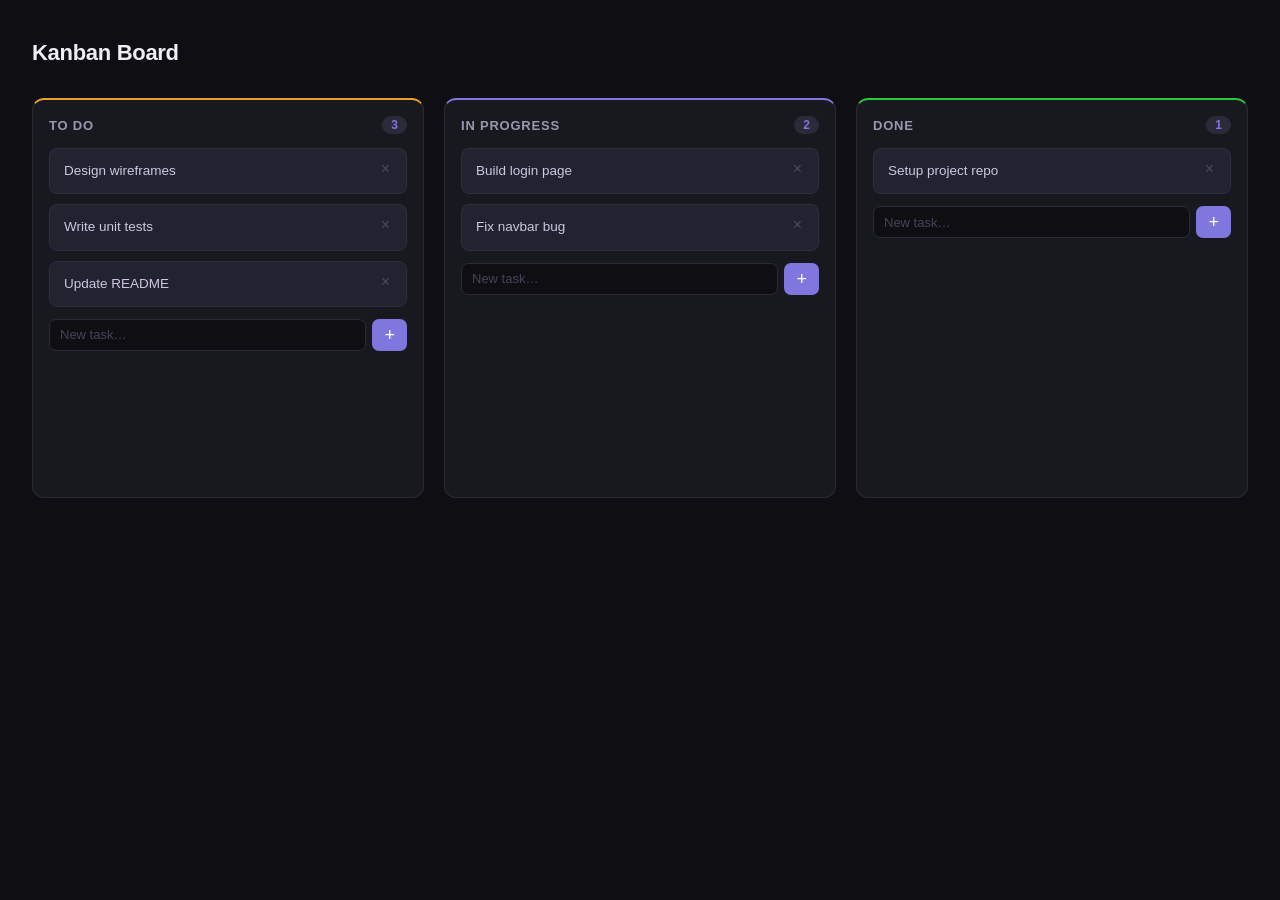
<file: index.html>
<!DOCTYPE html>
<html lang="en">
<head>
  <meta charset="UTF-8" />
  <meta name="viewport" content="width=device-width, initial-scale=1.0"/>
  <title>Kanban Board</title>
  <link rel="stylesheet" href="style.css" />
</head>
<body>

  <h1>Kanban Board</h1>

  <div class="board">

    <div class="column" id="todo" data-col="todo">
      <div class="col-header">
        <span class="col-title">To Do</span>
        <span class="col-count" id="count-todo">0</span>
      </div>
      <div class="cards" id="cards-todo"></div>
      <div class="add-card">
        <input type="text" placeholder="New task…" id="input-todo" />
        <button onclick="addCard('todo')">+</button>
      </div>
    </div>

    <div class="column" id="inprogress" data-col="inprogress">
      <div class="col-header">
        <span class="col-title">In Progress</span>
        <span class="col-count" id="count-inprogress">0</span>
      </div>
      <div class="cards" id="cards-inprogress"></div>
      <div class="add-card">
        <input type="text" placeholder="New task…" id="input-inprogress" />
        <button onclick="addCard('inprogress')">+</button>
      </div>
    </div>

    <div class="column" id="done" data-col="done">
      <div class="col-header">
        <span class="col-title">Done</span>
        <span class="col-count" id="count-done">0</span>
      </div>
      <div class="cards" id="cards-done"></div>
      <div class="add-card">
        <input type="text" placeholder="New task…" id="input-done" />
        <button onclick="addCard('done')">+</button>
      </div>
    </div>

  </div>

  <script src="script.js"></script>
</body>
</html>
</file>
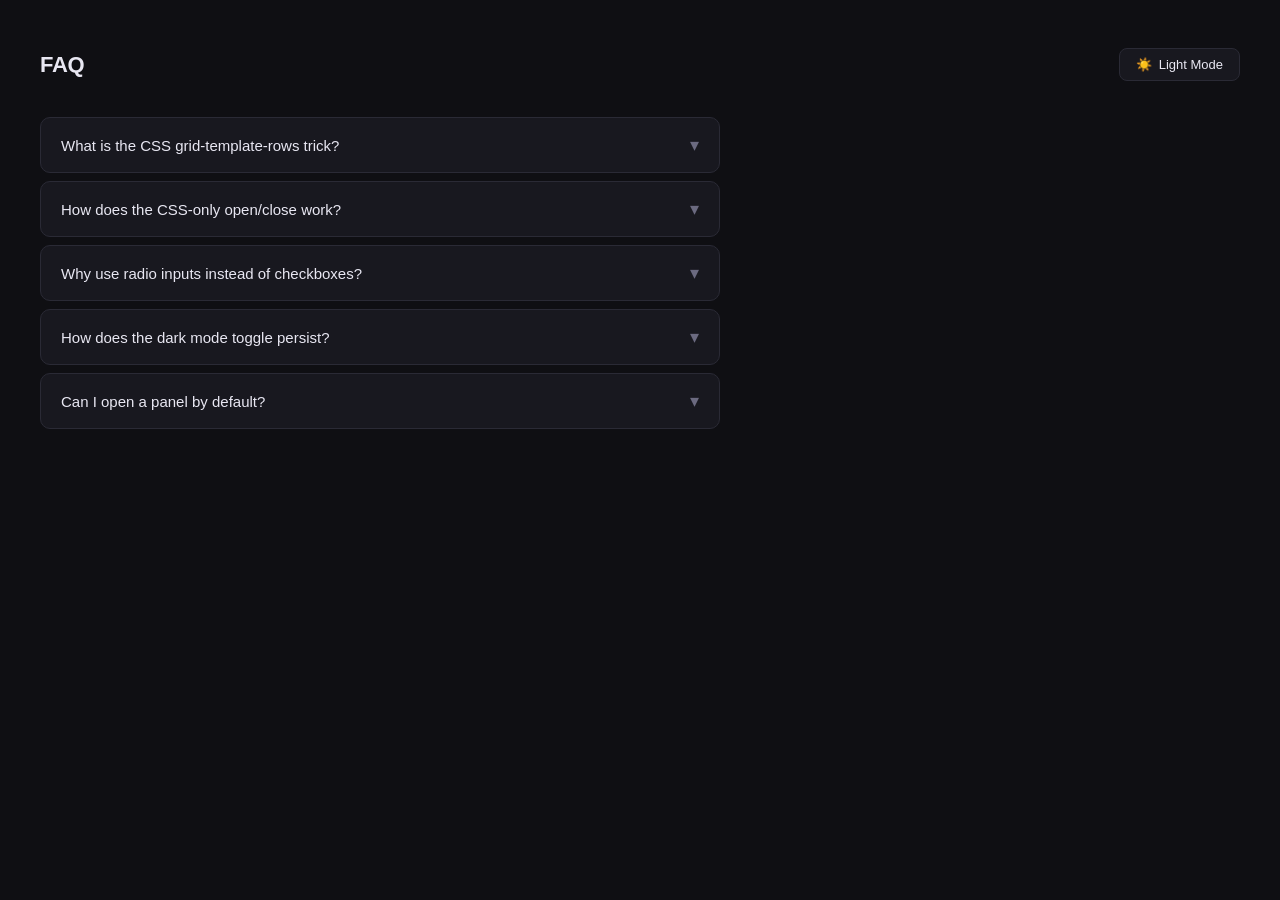
<file: index2.html>
<!DOCTYPE html>
<html lang="en">
<head>
  <meta charset="UTF-8"/>
  <meta name="viewport" content="width=device-width, initial-scale=1.0"/>
  <title>CSS Accordion + Dark Mode</title>
  <link rel="stylesheet" href="style2.css"/>
</head>
<body>

  <div class="topbar">
    <h1>FAQ</h1>
    <button class="theme-btn" id="theme-btn">
      <span id="theme-icon">☀️</span>
      <span id="theme-label">Light Mode</span>
    </button>
  </div>

  <div class="accordion">

    <div class="panel">
      <input type="radio" name="faq" id="q1"/>
      <label for="q1">
        What is the CSS grid-template-rows trick?
        <span class="arrow">▾</span>
      </label>
      <div class="panel-body">
        <div>
          <p>Animating height: auto is not possible in CSS. Instead, set <code>grid-template-rows: 0fr</code> on a grid container and transition it to <code>1fr</code>. The inner child needs <code>min-height: 0</code> to allow it to collapse fully.</p>
        </div>
      </div>
    </div>

    <div class="panel">
      <input type="radio" name="faq" id="q2"/>
      <label for="q2">
        How does the CSS-only open/close work?
        <span class="arrow">▾</span>
      </label>
      <div class="panel-body">
        <div>
          <p>A hidden <code>&lt;input type="radio"&gt;</code> is linked to the visible label via <code>for</code>/<code>id</code>. When clicked, the label toggles the input's <code>:checked</code> state. A CSS sibling selector <code>input:checked ~ .panel-body</code> then changes the grid row size — no JavaScript needed.</p>
        </div>
      </div>
    </div>

    <div class="panel">
      <input type="radio" name="faq" id="q3"/>
      <label for="q3">
        Why use radio inputs instead of checkboxes?
        <span class="arrow">▾</span>
      </label>
      <div class="panel-body">
        <div>
          <p>Radio inputs share a <code>name</code> group, so selecting one automatically deselects all others. This enforces the "only one panel open at a time" behaviour without any JavaScript — the browser handles mutual exclusion natively.</p>
        </div>
      </div>
    </div>

    <div class="panel">
      <input type="radio" name="faq" id="q4"/>
      <label for="q4">
        How does the dark mode toggle persist?
        <span class="arrow">▾</span>
      </label>
      <div class="panel-body">
        <div>
          <p>On page load, the script checks <code>localStorage</code> for a saved theme. If none is found, it reads the OS preference via <code>window.matchMedia('(prefers-color-scheme: dark)')</code>. The chosen theme is stored as a <code>data-theme</code> attribute on <code>&lt;html&gt;</code>, and CSS variables switch automatically.</p>
        </div>
      </div>
    </div>

    <div class="panel">
      <input type="radio" name="faq" id="q5"/>
      <label for="q5">
        Can I open a panel by default?
        <span class="arrow">▾</span>
      </label>
      <div class="panel-body">
        <div>
          <p>Yes — simply add the <code>checked</code> attribute to the corresponding radio input in your HTML: <code>&lt;input type="radio" name="faq" id="q1" checked/&gt;</code>. That panel will be open on load without any JavaScript.</p>
        </div>
      </div>
    </div>

  </div>

  <script2 src="script2.js"></script2>
</body>
</html>
</file>
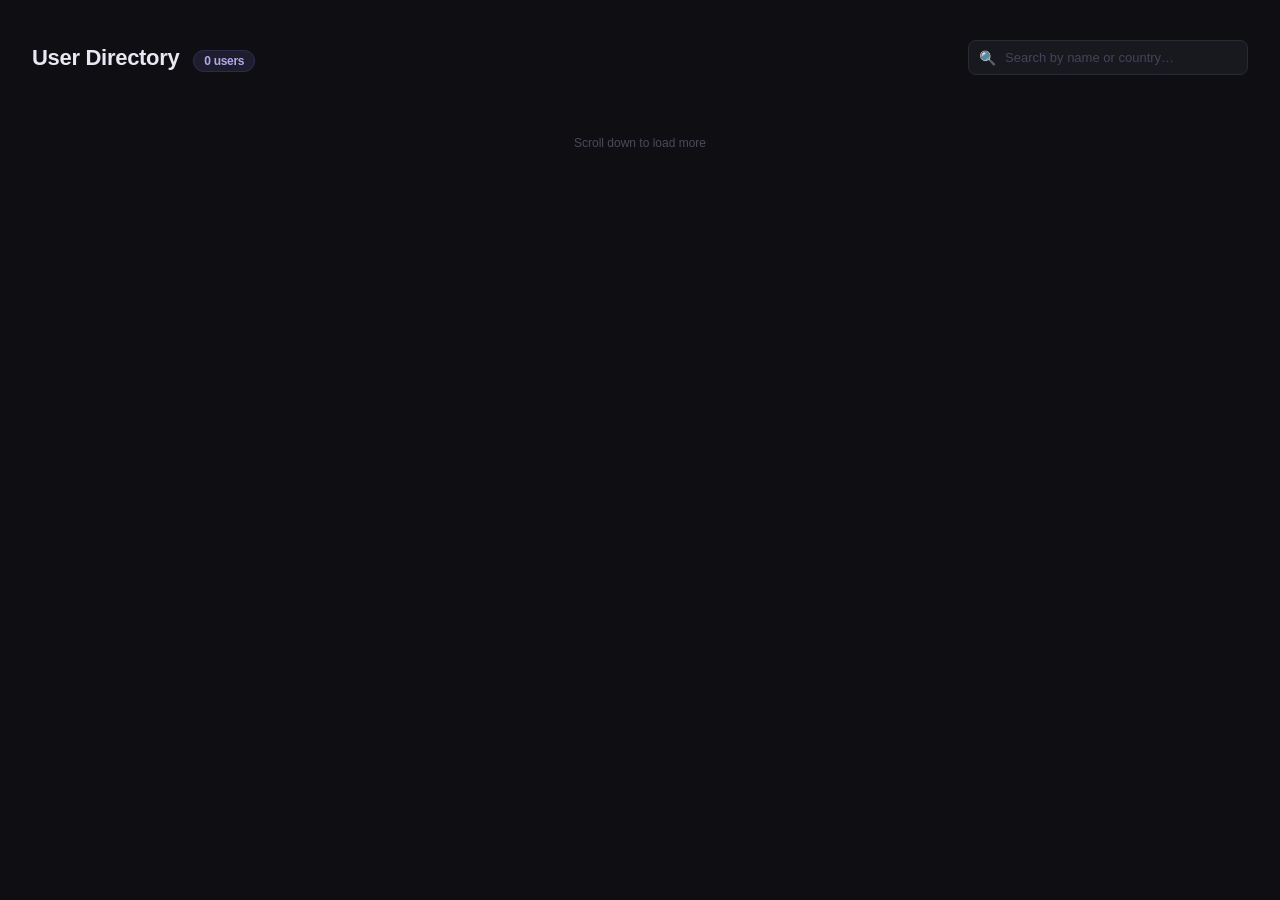
<file: index3.html>
<!DOCTYPE html>
<html lang="en">
<head>
  <meta charset="UTF-8"/>
  <meta name="viewport" content="width=device-width, initial-scale=1.0"/>
  <title>Infinite Scroll + Search</title>
  <link rel="stylesheet" href="style3.css"/>
</head>
<body>

  <div class="page-header">
    <div>
      <h1>User Directory <span class="badge" id="count-badge">0 users</span></h1>
    </div>
    <div class="search-wrap">
      <span class="search-icon">🔍</span>
      <input type="text" id="search" placeholder="Search by name or country…"/>
    </div>
  </div>

  <div class="grid" id="grid"></div>
  <div class="no-results" id="no-results">No users match your search.</div>
  <div id="sentinel"></div>
  <div class="status" id="status">Scroll down to load more</div>

  <script3 src="script3.js"></script3>
</body>
</html>
</file>
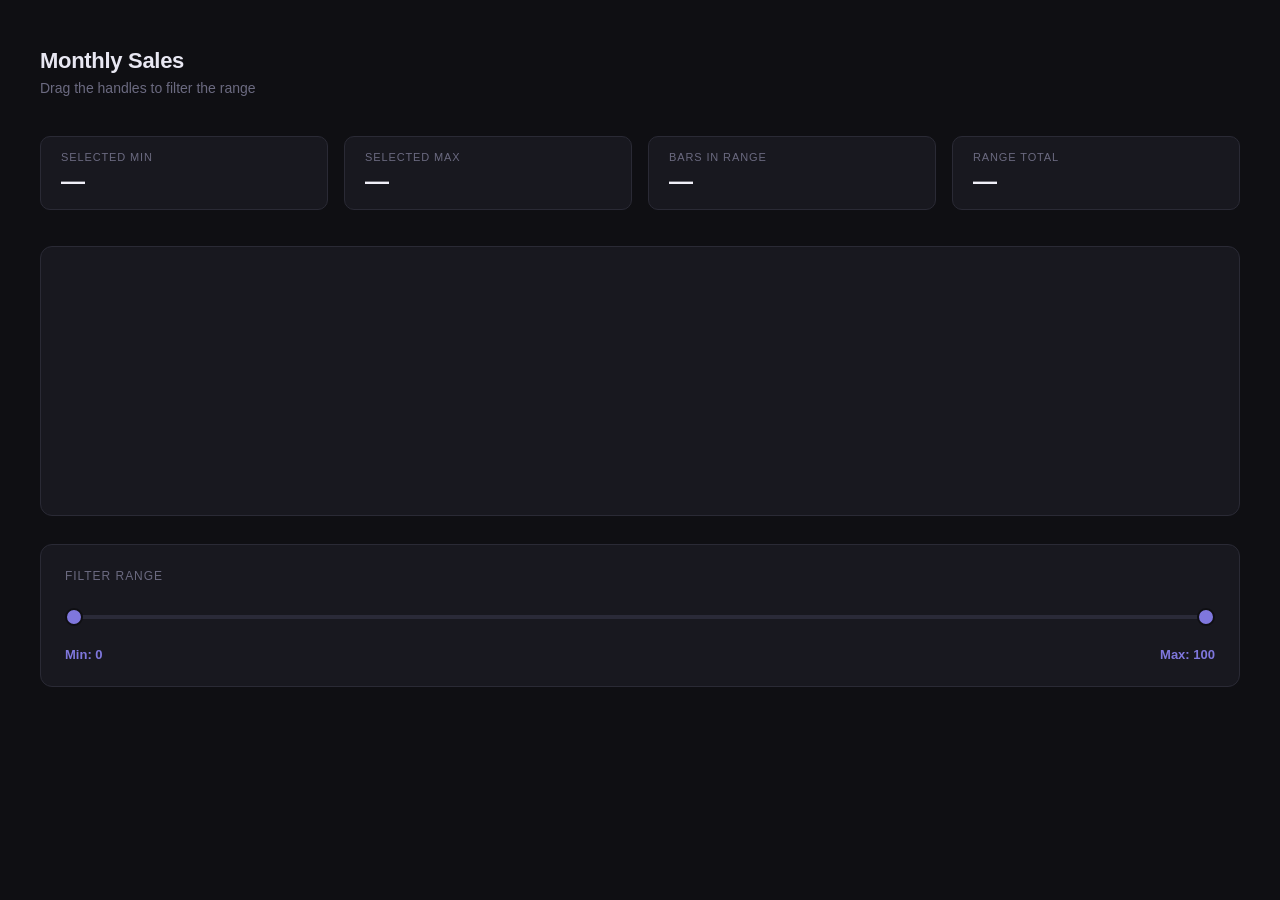
<file: range.html>
<!DOCTYPE html>
<html lang="en">
<head>
  <meta charset="UTF-8"/>
  <meta name="viewport" content="width=device-width, initial-scale=1.0"/>
  <title>Range Slider + Chart</title>
  <link rel="stylesheet" href="style1.css"/>
</head>
<body>

  <h1>Monthly Sales</h1>
  <p class="subtitle">Drag the handles to filter the range</p>

  <div class="stats">
    <div class="stat-card">
      <div class="stat-label">Selected Min</div>
      <div class="stat-value" id="stat-min">—</div>
    </div>
    <div class="stat-card">
      <div class="stat-label">Selected Max</div>
      <div class="stat-value" id="stat-max">—</div>
    </div>
    <div class="stat-card">
      <div class="stat-label">Bars in Range</div>
      <div class="stat-value" id="stat-count">—</div>
    </div>
    <div class="stat-card">
      <div class="stat-label">Range Total</div>
      <div class="stat-value" id="stat-total">—</div>
    </div>
  </div>

  <div class="chart-wrap">
    <canvas id="chart"></canvas>
    <div id="tooltip"></div>
  </div>

  <div class="slider-section">
    <div class="slider-label">Filter Range</div>
    <div class="slider-wrap">
      <div class="track-bg"></div>
      <div class="track-fill" id="track-fill"></div>
      <input type="range" id="range-min" min="0" max="100" value="0" step="1"/>
      <input type="range" id="range-max" min="0" max="100" value="100" step="1"/>
    </div>
    <div class="range-values">
      <span>Min: <span id="val-min">0</span></span>
      <span>Max: <span id="val-max">100</span></span>
    </div>
  </div>

  <script1 src="script1.js"></script1>
</body>
</html>
</file>
<file: style.css>
*, *::before, *::after { box-sizing: border-box; margin: 0; padding: 0; }

body {
  font-family: 'Segoe UI', sans-serif;
  background: #0f0f13;
  color: #e8e7f2;
  min-height: 100vh;
  padding: 40px 32px;
}

h1 {
  font-size: 22px;
  font-weight: 600;
  margin-bottom: 32px;
  color: #f0eff8;
  letter-spacing: -0.3px;
}

/* ── Board ── */
.board {
  display: grid;
  grid-template-columns: repeat(3, 1fr);
  gap: 20px;
  align-items: start;
}

/* ── Column ── */
.column {
  background: #18181f;
  border: 1px solid #2a2a35;
  border-radius: 12px;
  padding: 16px;
  min-height: 400px;
  transition: border-color 0.2s, background 0.2s;
}

.column.drag-over {
  border-color: #7f77dd;
  background: #1c1b2e;
}

.col-header {
  display: flex;
  align-items: center;
  justify-content: space-between;
  margin-bottom: 14px;
}

.col-title {
  font-size: 13px;
  font-weight: 600;
  letter-spacing: 0.06em;
  text-transform: uppercase;
  color: #9998b0;
}

.col-count {
  font-size: 12px;
  font-weight: 600;
  background: #2a2a38;
  color: #7f77dd;
  border-radius: 20px;
  padding: 2px 9px;
  min-width: 24px;
  text-align: center;
}

/* ── Card ── */
.card {
  background: #222230;
  border: 1px solid #2e2e3e;
  border-radius: 8px;
  padding: 12px 14px;
  margin-bottom: 10px;
  cursor: grab;
  display: flex;
  justify-content: space-between;
  align-items: flex-start;
  gap: 8px;
  animation: dropIn 0.25s ease;
  transition: border-color 0.15s, transform 0.15s;
}

.card:hover {
  border-color: #4a4a60;
  transform: translateY(-1px);
}

.card.dragging {
  opacity: 0.4;
  cursor: grabbing;
}

.card-text {
  font-size: 13.5px;
  line-height: 1.5;
  color: #ccc9e0;
}

.card-delete {
  background: none;
  border: none;
  color: #4a4a60;
  cursor: pointer;
  font-size: 16px;
  line-height: 1;
  padding: 0 2px;
  flex-shrink: 0;
  transition: color 0.15s;
}

.card-delete:hover { color: #e24b4a; }

@keyframes dropIn {
  from { opacity: 0; transform: translateY(-8px); }
  to   { opacity: 1; transform: translateY(0); }
}

/* ── Add card input ── */
.add-card {
  margin-top: 12px;
  display: flex;
  gap: 6px;
}

.add-card input {
  flex: 1;
  background: #0f0f13;
  border: 1px solid #2a2a35;
  border-radius: 7px;
  padding: 7px 10px;
  font-size: 13px;
  color: #e8e7f2;
  outline: none;
  transition: border-color 0.15s;
}

.add-card input:focus { border-color: #7f77dd; }
.add-card input::placeholder { color: #44445a; }

.add-card button {
  background: #7f77dd;
  border: none;
  border-radius: 7px;
  padding: 7px 12px;
  color: #fff;
  font-size: 18px;
  cursor: pointer;
  line-height: 1;
  transition: background 0.15s;
}

.add-card button:hover { background: #6a62c4; }

/* ── Column accent tops ── */
.column:nth-child(1) { border-top: 2px solid #ef9f27; }
.column:nth-child(2) { border-top: 2px solid #7f77dd; }
.column:nth-child(3) { border-top: 2px solid #27c93f; }
</file>
<file: style2.css>
*, *::before, *::after { box-sizing: border-box; margin: 0; padding: 0; }

:root {
  --bg: #0f0f13;
  --surface: #18181f;
  --surface2: #222230;
  --border: #2a2a35;
  --text: #e8e7f2;
  --muted: #6b6a80;
  --accent: #7f77dd;
}

[data-theme="light"] {
  --bg: #f5f4fa;
  --surface: #ffffff;
  --surface2: #f0eff8;
  --border: #dddbe8;
  --text: #1a1928;
  --muted: #6b6a80;
  --accent: #534ab7;
}

body {
  font-family: 'Segoe UI', sans-serif;
  background: var(--bg);
  color: var(--text);
  min-height: 100vh;
  padding: 48px 40px;
  transition: background 0.3s, color 0.3s;
}

/* ── Top bar ── */
.topbar {
  display: flex;
  justify-content: space-between;
  align-items: center;
  margin-bottom: 36px;
}

h1 {
  font-size: 22px;
  font-weight: 600;
  letter-spacing: -0.3px;
}

/* ── Theme toggle ── */
.theme-btn {
  background: var(--surface);
  border: 1px solid var(--border);
  border-radius: 8px;
  padding: 8px 16px;
  font-size: 13px;
  color: var(--text);
  cursor: pointer;
  display: flex;
  align-items: center;
  gap: 7px;
  transition: background 0.2s, border-color 0.2s;
}

.theme-btn:hover { border-color: var(--accent); }

/* ── Accordion ── */
.accordion { display: flex; flex-direction: column; gap: 8px; max-width: 680px; }

/* Hide the real radio */
.accordion input[type="radio"] { display: none; }

.panel {
  background: var(--surface);
  border: 1px solid var(--border);
  border-radius: 10px;
  overflow: hidden;
  transition: border-color 0.2s;
}

.panel:has(input:checked) { border-color: var(--accent); }

/* ── Label (trigger) ── */
.panel label {
  display: flex;
  justify-content: space-between;
  align-items: center;
  padding: 16px 20px;
  cursor: pointer;
  font-size: 15px;
  font-weight: 500;
  user-select: none;
  transition: background 0.15s;
}

.panel label:hover { background: var(--surface2); }

.arrow {
  font-size: 18px;
  color: var(--muted);
  transition: transform 0.3s ease, color 0.2s;
  flex-shrink: 0;
}

/* ── Body — animated with grid trick ── */
.panel-body {
  display: grid;
  grid-template-rows: 0fr;
  transition: grid-template-rows 0.35s ease;
}

.panel-body > div {
  min-height: 0;
  overflow: hidden;
}

.panel-body p {
  padding: 0 20px 18px;
  font-size: 14px;
  color: var(--muted);
  line-height: 1.7;
  border-top: 1px solid var(--border);
  padding-top: 14px;
}

/* ── Open state via :checked sibling ── */
.panel input:checked ~ .panel-body {
  grid-template-rows: 1fr;
}

.panel input:checked ~ label .arrow {
  transform: rotate(180deg);
  color: var(--accent);
}

.panel input:checked ~ label {
  color: var(--accent);
}
</file>
<file: style3.css>
*, *::before, *::after { box-sizing: border-box; margin: 0; padding: 0; }

body {
  font-family: 'Segoe UI', sans-serif;
  background: #0f0f13;
  color: #e8e7f2;
  min-height: 100vh;
  padding: 40px 32px;
}

/* ── Header ── */
.page-header {
  display: flex;
  justify-content: space-between;
  align-items: center;
  margin-bottom: 24px;
  gap: 16px;
  flex-wrap: wrap;
}

h1 { font-size: 22px; font-weight: 600; letter-spacing: -0.3px; }

.badge {
  font-size: 12px;
  background: #1e1d2e;
  color: #afa9ec;
  border: 1px solid #2d2b4a;
  border-radius: 20px;
  padding: 3px 10px;
  margin-left: 8px;
}

/* ── Search ── */
.search-wrap {
  position: relative;
  flex: 0 0 280px;
}

.search-wrap input {
  width: 100%;
  background: #18181f;
  border: 1px solid #2a2a35;
  border-radius: 8px;
  padding: 9px 14px 9px 36px;
  font-size: 13px;
  color: #e8e7f2;
  outline: none;
  transition: border-color 0.2s;
}

.search-wrap input:focus { border-color: #7f77dd; }
.search-wrap input::placeholder { color: #44445a; }

.search-icon {
  position: absolute;
  left: 11px;
  top: 50%;
  transform: translateY(-50%);
  font-size: 14px;
  color: #44445a;
  pointer-events: none;
}

/* ── Grid ── */
.grid {
  display: grid;
  grid-template-columns: repeat(auto-fill, minmax(200px, 1fr));
  gap: 14px;
  margin-bottom: 24px;
}

/* ── User card ── */
.user-card {
  background: #18181f;
  border: 1px solid #2a2a35;
  border-radius: 12px;
  padding: 20px 16px;
  text-align: center;
  animation: fadeUp 0.35s ease both;
  transition: border-color 0.15s, transform 0.15s;
}

.user-card:hover {
  border-color: #4a4a60;
  transform: translateY(-2px);
}

@keyframes fadeUp {
  from { opacity: 0; transform: translateY(10px); }
  to   { opacity: 1; transform: translateY(0); }
}

.user-card img {
  width: 62px;
  height: 62px;
  border-radius: 50%;
  border: 2px solid #2e2e3e;
  margin-bottom: 10px;
}

.user-name {
  font-size: 14px;
  font-weight: 600;
  margin-bottom: 3px;
}

.user-email {
  font-size: 11px;
  color: #6b6a80;
  word-break: break-all;
  margin-bottom: 8px;
}

.user-country {
  font-size: 11px;
  background: #222230;
  color: #9998b0;
  border-radius: 20px;
  padding: 2px 8px;
  display: inline-block;
}

/* ── Skeleton ── */
.skeleton-card {
  background: #18181f;
  border: 1px solid #2a2a35;
  border-radius: 12px;
  padding: 20px 16px;
  text-align: center;
}

.skel {
  background: linear-gradient(90deg, #1e1e28 25%, #2a2a38 50%, #1e1e28 75%);
  background-size: 200% 100%;
  animation: shimmer 1.4s infinite;
  border-radius: 6px;
  margin: 0 auto;
}

@keyframes shimmer {
  to { background-position: -200% 0; }
}

.skel-avatar {
  width: 62px;
  height: 62px;
  border-radius: 50%;
  margin-bottom: 10px;
}

.skel-line { height: 10px; margin-bottom: 7px; }

/* ── No results ── */
.no-results {
  text-align: center;
  padding: 48px;
  color: #4a4a5a;
  font-size: 14px;
  display: none;
}

/* ── Sentinel ── */
#sentinel { height: 1px; }

/* ── Status bar ── */
.status {
  text-align: center;
  font-size: 12px;
  color: #4a4a5a;
  padding: 12px;
}
</file>
<file: style1.css>
*, *::before, *::after { box-sizing: border-box; margin: 0; padding: 0; }

body {
  font-family: 'Segoe UI', sans-serif;
  background: #0f0f13;
  color: #e8e7f2;
  min-height: 100vh;
  padding: 48px 40px;
}

h1 {
  font-size: 22px;
  font-weight: 600;
  margin-bottom: 6px;
  letter-spacing: -0.3px;
}

.subtitle {
  font-size: 14px;
  color: #6b6a80;
  margin-bottom: 40px;
}

/* ── Stats row ── */
.stats {
  display: flex;
  gap: 16px;
  margin-bottom: 36px;
}

.stat-card {
  background: #18181f;
  border: 1px solid #2a2a35;
  border-radius: 10px;
  padding: 14px 20px;
  flex: 1;
}

.stat-label {
  font-size: 11px;
  text-transform: uppercase;
  letter-spacing: 0.08em;
  color: #6b6a80;
  margin-bottom: 4px;
}

.stat-value {
  font-size: 24px;
  font-weight: 600;
  color: #f0eff8;
}

/* ── Canvas ── */
.chart-wrap {
  background: #18181f;
  border: 1px solid #2a2a35;
  border-radius: 12px;
  padding: 24px;
  margin-bottom: 28px;
  position: relative;
}

canvas {
  display: block;
  width: 100%;
  height: 220px;
}

/* Tooltip */
#tooltip {
  position: absolute;
  background: #2a2a38;
  border: 1px solid #3a3a50;
  border-radius: 6px;
  padding: 5px 10px;
  font-size: 12px;
  color: #f0eff8;
  pointer-events: none;
  display: none;
  white-space: nowrap;
}

/* ── Range slider ── */
.slider-section {
  background: #18181f;
  border: 1px solid #2a2a35;
  border-radius: 12px;
  padding: 24px;
}

.slider-label {
  font-size: 12px;
  color: #6b6a80;
  margin-bottom: 16px;
  text-transform: uppercase;
  letter-spacing: 0.08em;
}

.slider-wrap {
  position: relative;
  height: 36px;
  display: flex;
  align-items: center;
}

.track-bg {
  position: absolute;
  left: 0; right: 0;
  height: 4px;
  background: #2a2a38;
  border-radius: 4px;
}

.track-fill {
  position: absolute;
  height: 4px;
  background: #7f77dd;
  border-radius: 4px;
  pointer-events: none;
}

input[type="range"] {
  position: absolute;
  width: 100%;
  -webkit-appearance: none;
  appearance: none;
  background: transparent;
  pointer-events: none;
}

input[type="range"]::-webkit-slider-thumb {
  -webkit-appearance: none;
  appearance: none;
  width: 18px;
  height: 18px;
  border-radius: 50%;
  background: #7f77dd;
  border: 2px solid #0f0f13;
  cursor: pointer;
  pointer-events: all;
  transition: transform 0.15s;
}

input[type="range"]::-webkit-slider-thumb:hover {
  transform: scale(1.2);
}

.range-values {
  display: flex;
  justify-content: space-between;
  margin-top: 12px;
  font-size: 13px;
  color: #9998b0;
}

.range-values span { font-weight: 600; color: #7f77dd; }
</file>
